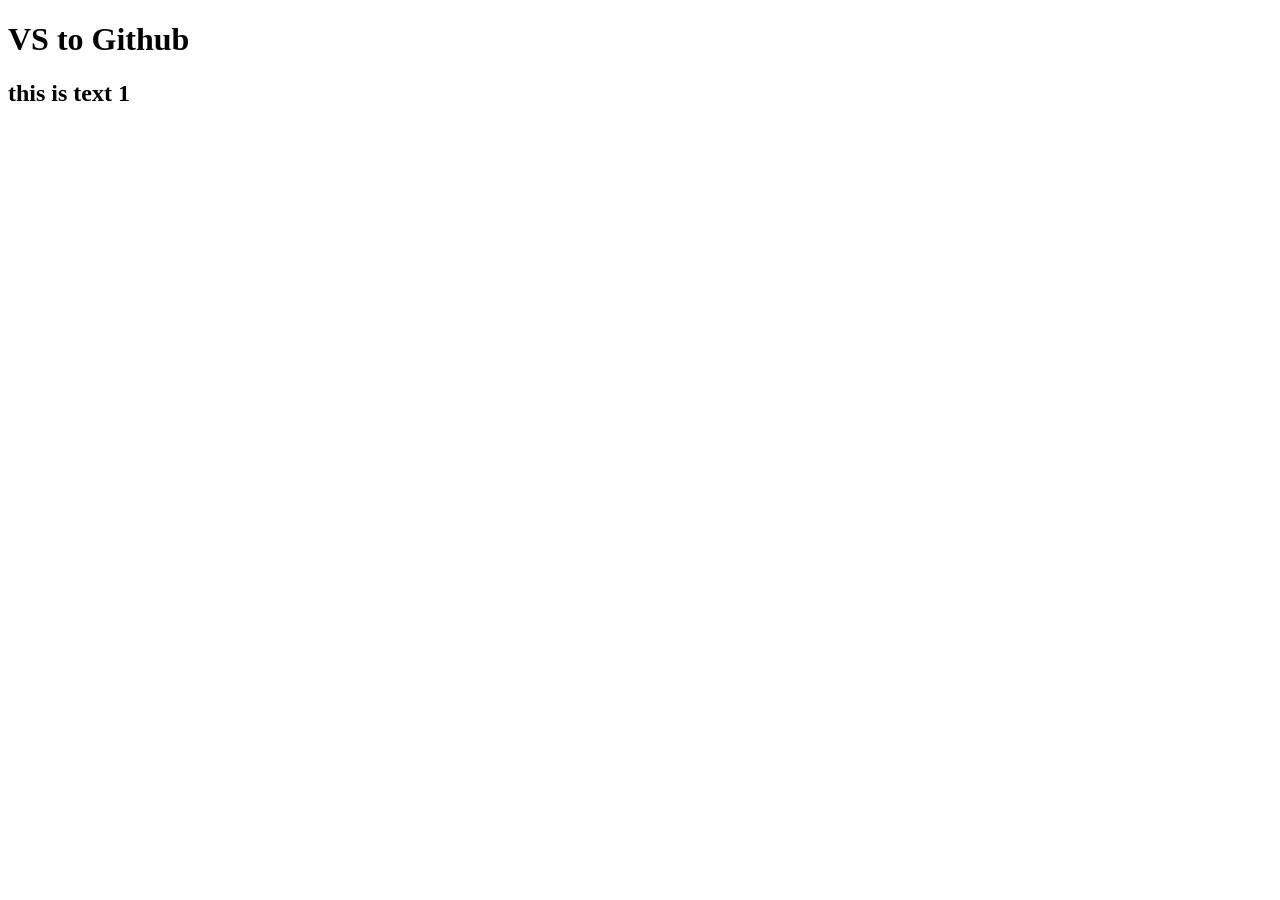
<file: index.html>
<!DOCTYPE html>
<html lang="en">
<head>
    <meta charset="UTF-8">
    <meta name="viewport" content="width=device-width, initial-scale=1.0">
    <title>VS to Github</title>
</head>
<body>
    <h1>VS to Github</h1>
    <h2>this is text 1</h2>
    
</body>
</html>
</file>
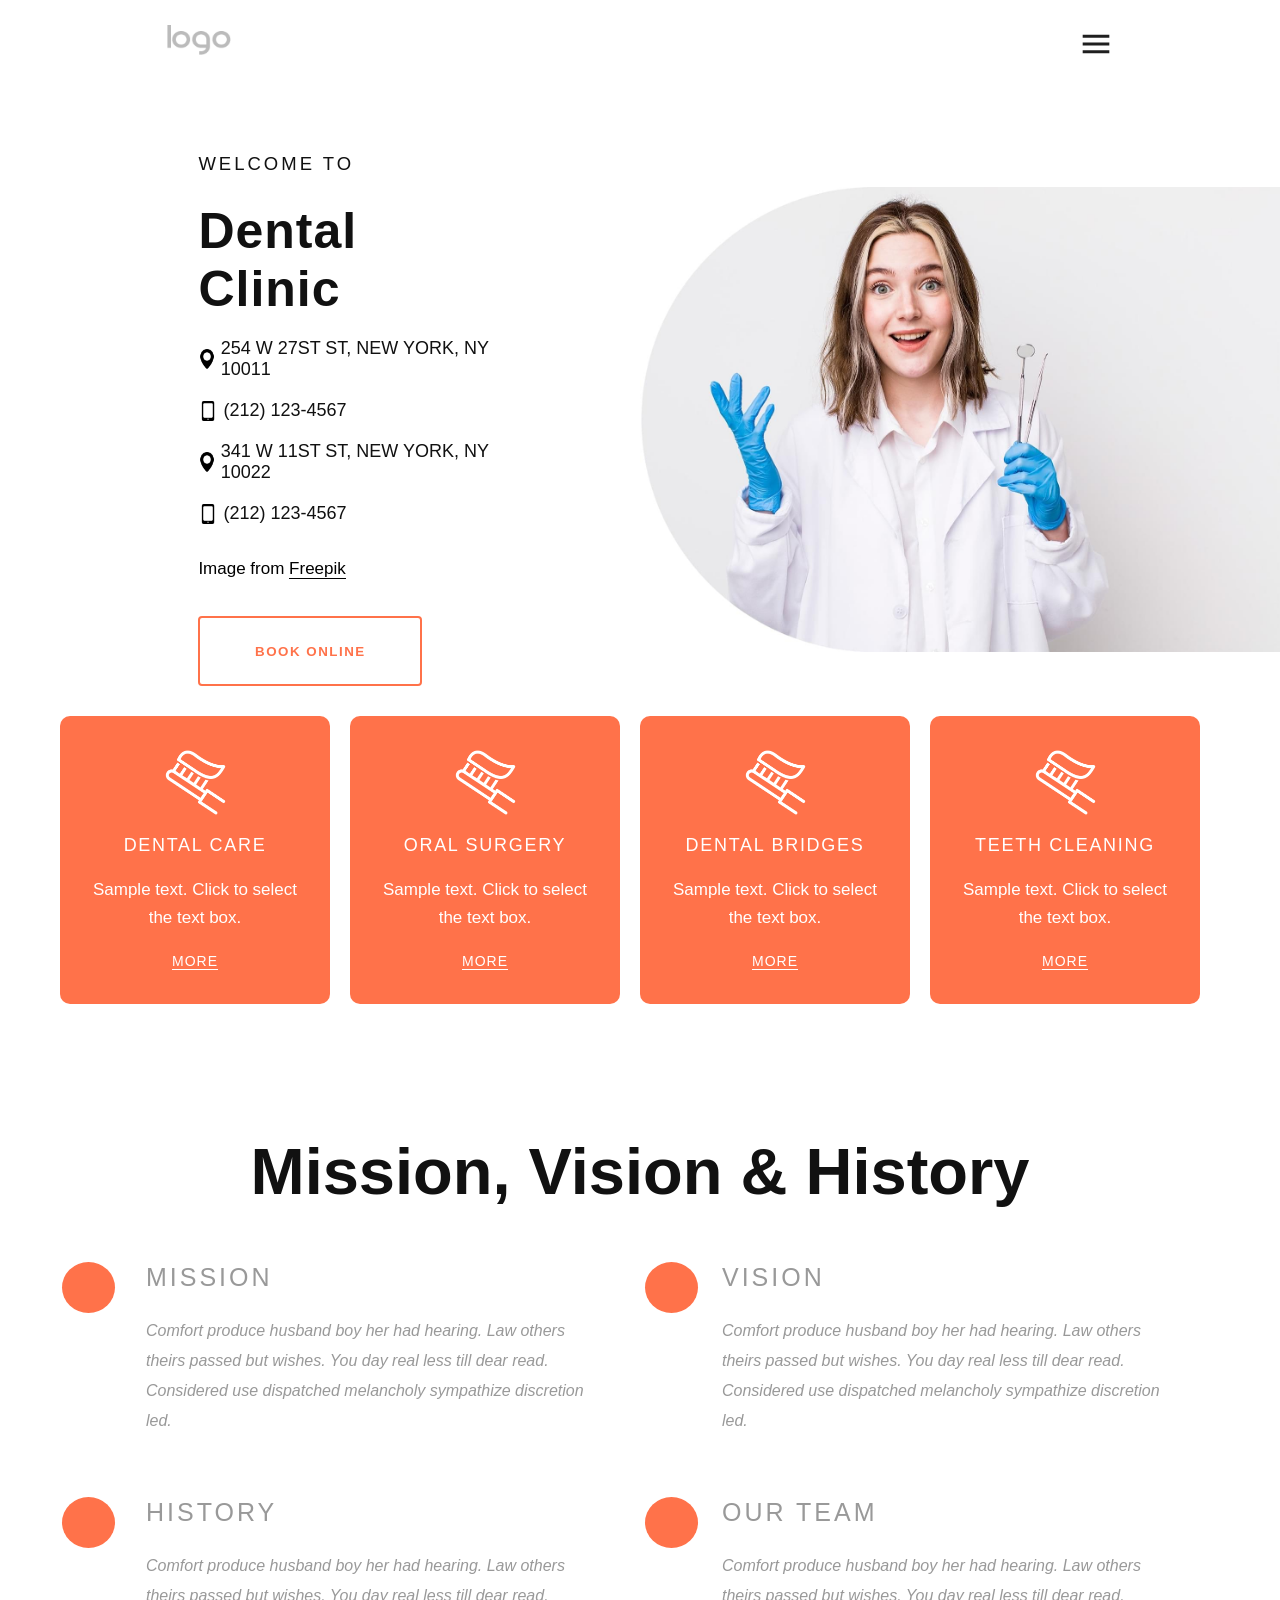
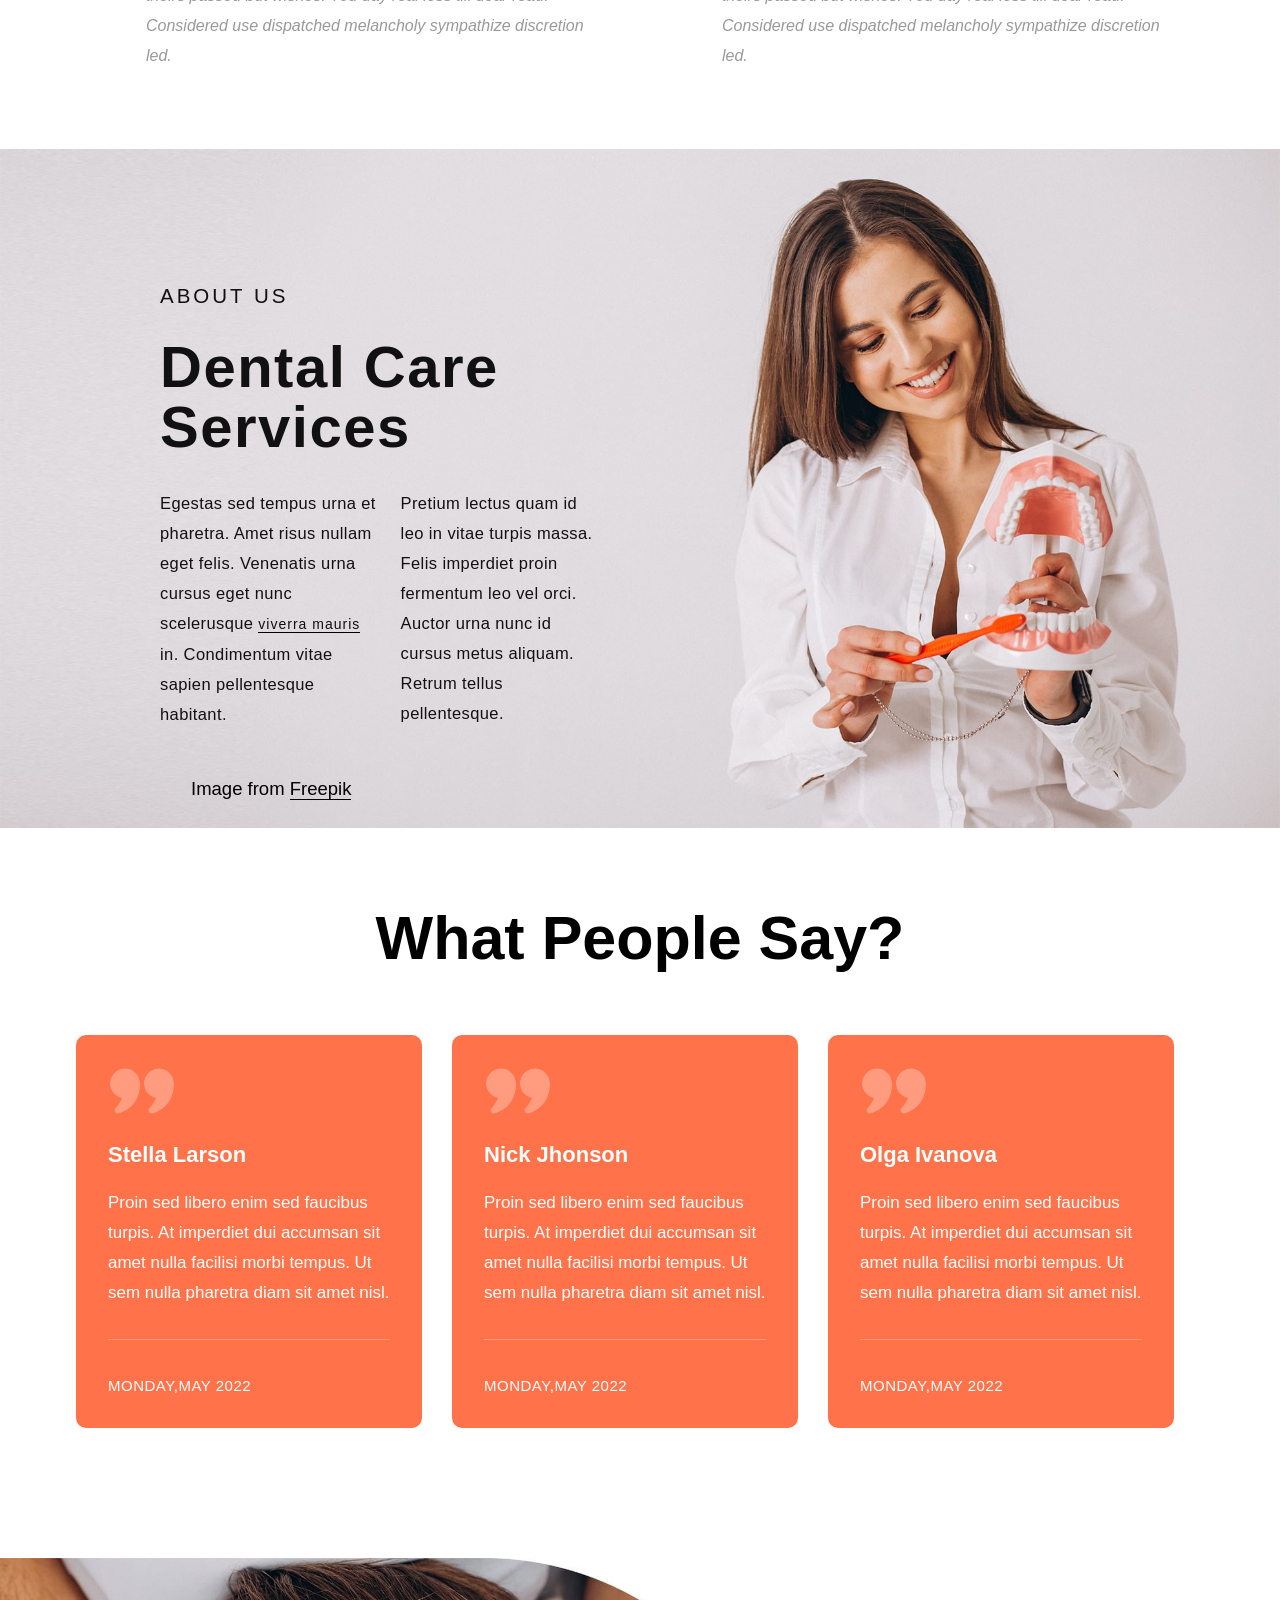
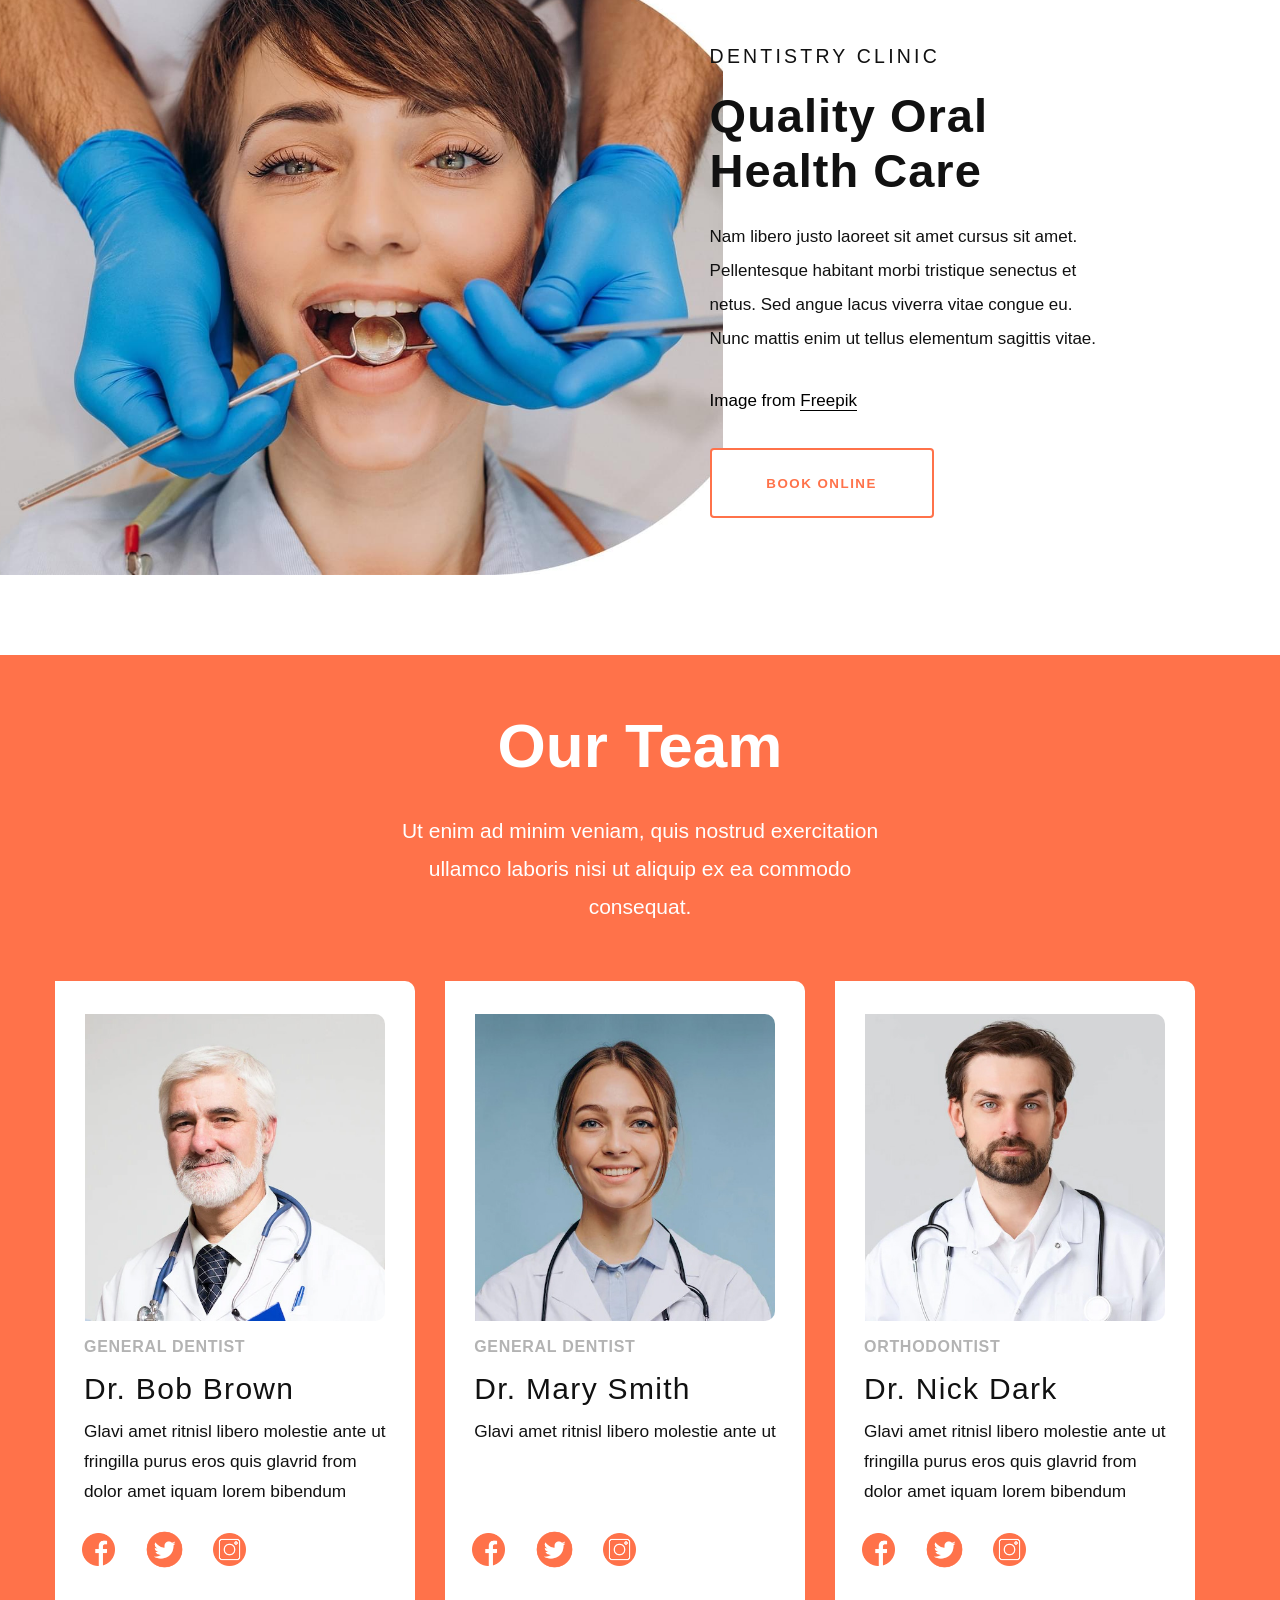
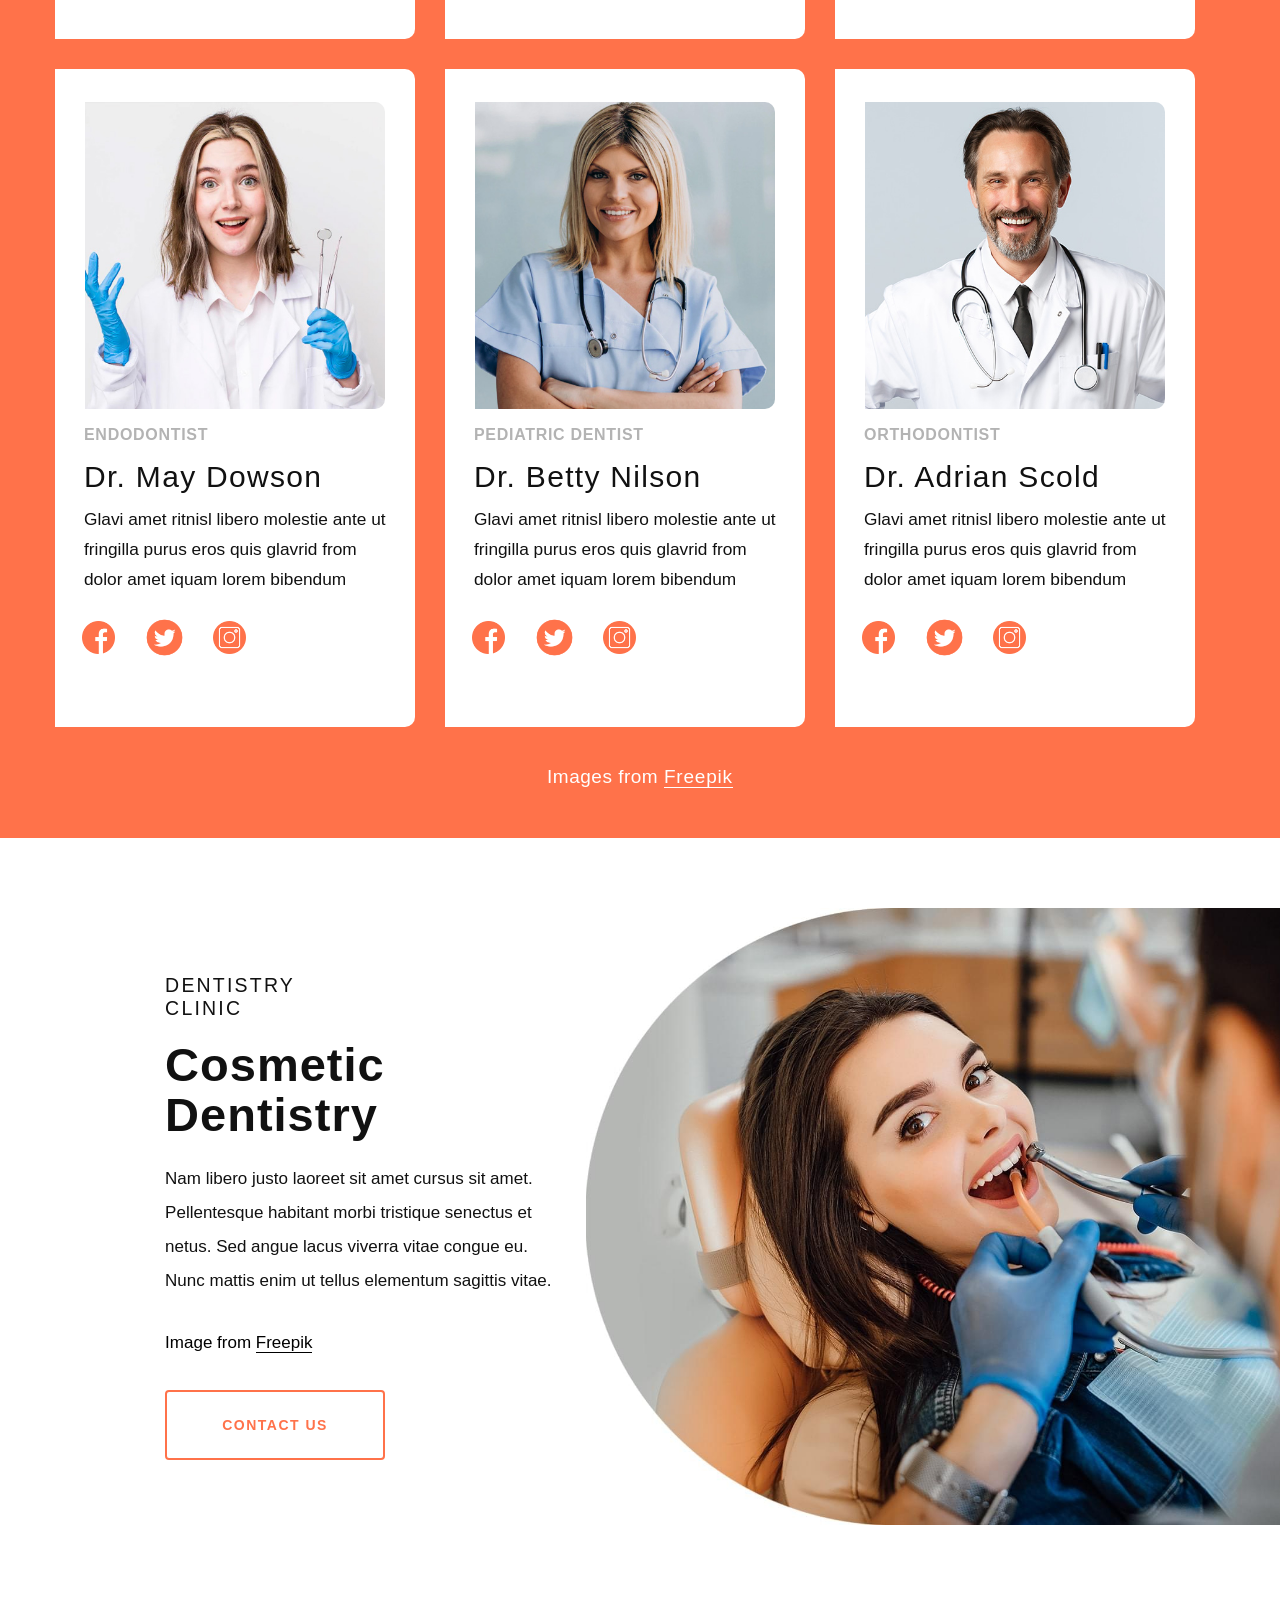
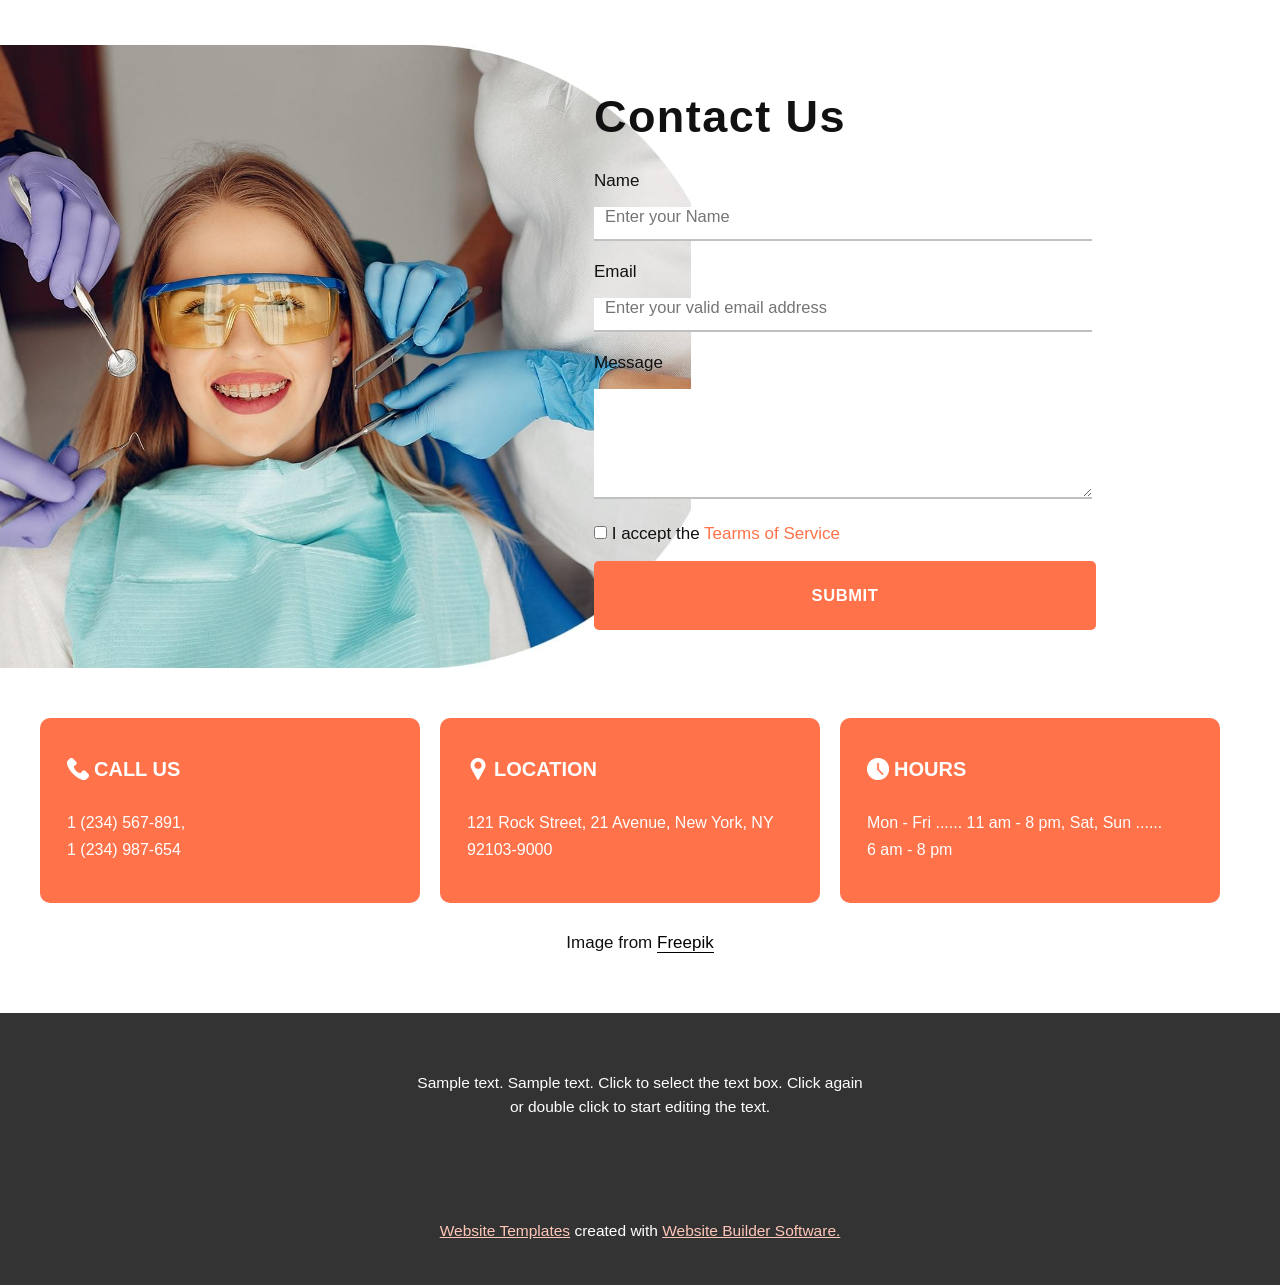
<file: pages/dental-clinic.html>
<!DOCTYPE html>
<html lang="en">

<head>
    <meta charset="UTF-8">
    <meta name="viewport" content="width=device-width, initial-scale=1.0">
    <title>Dental Clinic Page</title>
    <link rel="stylesheet" href="./pages-style.css">
</head>

<body>
    <div class="header-logo">
        <div class="logo-img">
            <img src="../pages-images/dental-logo.png" alt="Dental Logo" height="" width="" loading="lazy">
        </div>
        <div class="menubar-par">
            <img src="../pages-images/menubar.svg" alt="MenuBar" height="" width="" loading="lazy">
        </div>
    </div>

    <section class="dental-clinic-welcome-sec">
        <div class="welcome-sec-content-container">
            <div class="welcome-sec-wraper">
                <div class="welcome-sec-heading">
                    <h2>WELCOME TO </h2>
                    <h3>Dental Clinic</h3>
                </div>
                <div class="addresses-contacts-container">
                    <div class="icon-address-contact-info">
                        <div class="icon-for-addr-location">
                            <img src="../pages-images/location-icon.png" alt="Location Icon" height="" width=""
                                loading="lazy">
                        </div>
                        <div class="contact-info">
                            <p>254 W 27ST ST, NEW YORK, NY 10011</p>
                        </div>
                    </div>
                    <div class="icon-address-contact-info">
                        <div class="icon-for-addr-location">
                            <img src="../pages-images/phone-contact-icon.png" alt="Location Icon" height="" width=""
                                loading="lazy">
                        </div>
                        <div class="contact-info">
                            <p>(212) 123-4567</p>
                        </div>
                    </div>
                    <div class="icon-address-contact-info">
                        <div class="icon-for-addr-location">
                            <img src="../pages-images/location-icon.png" alt="Location Icon" height="" width=""
                                loading="lazy">
                        </div>
                        <div class="contact-info">
                            <p>341 W 11ST ST, NEW YORK, NY 10022</p>
                        </div>
                    </div>
                    <div class="icon-address-contact-info">
                        <div class="icon-for-addr-location">
                            <img src="../pages-images/phone-contact-icon.png" alt="Location Icon" height="" width=""
                                loading="lazy">
                        </div>
                        <div class="contact-info">
                            <p>(212) 123-4567</p>
                        </div>
                    </div>
                    <h6>Image from <a href="#dental-clinic.html" class="freepik">Freepik</a></h6>
                </div>
                <div>
                    <button type="submit" class="dental-clinic-welcome-btn">BOOK ONLINE</button>
                </div>
            </div>
        </div>
        <div class="welcome-img-container">
            <img src="../pages-images/dental-welcome-img.jpg" alt="Dental Clinic Welcome Image"
                class="hide-for-small-only" height="" width="" loading="lazy">
        </div>
    </section>

    <!-- Dental Services Section -->
    <section class="dental-services-container-section">
        <div class="dental-services-container">
            <div class="services-container">
                <div class="dental-service-icon-img">
                    <img src="../pages-images/dental-service-brush-img.png" alt="Dental Service Image">
                </div>
                <div class="dental-service-content">
                    <h2>DENTAL CARE</h2>
                    <h3>Sample text. Click to select <br class="hide-for-small-only">the text box.</h3>
                    <a href="#dental-clinic.html">MORE</a>
                </div>
            </div>
            <div class="services-container">
                <div class="dental-service-icon-img">
                    <img src="../pages-images/dental-service-brush-img.png" alt="Dental Service Image">
                </div>
                <div class="dental-service-content">
                    <h2>ORAL SURGERY</h2>
                    <h3>Sample text. Click to select <br class="hide-for-small-only">the text box.</h3>
                    <a href="#dental-clinic.html">MORE</a>
                </div>
            </div>
            <div class="services-container">
                <div class="dental-service-icon-img">
                    <img src="../pages-images/dental-service-brush-img.png" alt="Dental Service Image">
                </div>
                <div class="dental-service-content">
                    <h2>DENTAL BRIDGES</h2>
                    <h3>Sample text. Click to select <br class="hide-for-small-only">the text box.</h3>
                    <a href="#dental-clinic.html">MORE</a>
                </div>
            </div>
            <div class="services-container">
                <div class="dental-service-icon-img">
                    <img src="../pages-images/dental-service-brush-img.png" alt="Dental Service Image">
                </div>
                <div class="dental-service-content">
                    <h2>TEETH CLEANING</h2>
                    <h3>Sample text. Click to select <br class="hide-for-small-only">the text box.</h3>
                    <a href="#">MORE</a>
                </div>
            </div>
        </div>
    </section>

        <!-- Mission, Vision and History - Section-->
    <section class="mission-vision-history-sec">
        <div class="mission-vision-history-container">
            <div class="m-v-h-heading">
                <h2>Mission, Vision & History</h2>
            </div>
            <div class="mission-vision-history-wraper">
                <div class="mission-vision-history-pair-container">
                    <div class="m-v-h-circle-heading-para-container">
                        <div class="m-v-h-circle first-circle-of-pair"></div>
                        <div class="m-v-h-heading-para">
                            <h3>MISSION</h3>
                            <p><em>Comfort produce husband boy her had hearing. Law others theirs passed but wishes. You
                                    day real less till dear read. Considered use dispatched melancholy sympathize
                                    discretion led.</em></p>
                        </div>
                    </div>
                    <div class="m-v-h-circle-heading-para-container">
                        <div class="m-v-h-circle second-circle-of-pair"></div>
                        <div class="m-v-h-heading-para">
                            <h3>VISION</h3>
                            <p><em>Comfort produce husband boy her had hearing. Law others theirs passed but wishes. You
                                    day real less till dear read. Considered use dispatched melancholy sympathize
                                    discretion led.</em></p>
                        </div>
                    </div>
                </div>
                <div class="mission-vision-history-pair-container">
                    <div class="m-v-h-circle-heading-para-container">
                        <div class="m-v-h-circle first-circle-of-pair"></div>
                        <div class="m-v-h-heading-para">
                            <h3>HISTORY</h3>
                            <p><em>Comfort produce husband boy her had hearing. Law others theirs passed but wishes. You
                                    day real less till dear read. Considered use dispatched melancholy sympathize
                                    discretion led.</em></p>
                        </div>
                    </div>
                    <div class="m-v-h-circle-heading-para-container">
                        <div class="m-v-h-circle second-circle-of-pair"></div>
                        <div class="m-v-h-heading-para">
                            <h3>OUR TEAM</h3>
                            <p><em>Comfort produce husband boy her had hearing. Law others theirs passed but wishes. You
                                    day real less till dear read. Considered use dispatched melancholy sympathize
                                    discretion led.</em></p>
                        </div>
                    </div>
                </div>
            </div>
        </div>
    </section>

    <!-- About Us Section -->
    <section class="dental-care-aboutus-section">
        <div class="about-us-container">
            <div class="about-us-content-container">
                <div class="dental-care-services-aboutus-wraper">
                    <h2>ABOUT US</h2>
                    <h3>Dental Care <br class="show-for-all-devices">Services</h3>
                    <div class="dental-care-para-for-mobile show-for-small-only">
                        <p>Egestas sed tempus urna et pharetra. Amet risus nullam eget felis. Venenatis urna cursus eget
                            nunc
                            scelerusque <a href="#" class="aboutus-heighlight">viverra mauris</a> in. Condimentum vitae
                            sapien
                            pellentesque habitant.</p>
                        <p>Pretium lectus quam id leo in vitae turpis massa. Felis imperdiet proin fermentum leo vel
                            orci.
                            Auctor urna nunc id cursus metus aliquam. Retrum tellus pellentesque.</p>
                    </div>
                    <div class="dental-care-para-for-desktop hide-for-small-only">
                        <div class="dental-care-paras">
                            <p>Egestas sed tempus urna et pharetra. Amet risus nullam eget felis. Venenatis urna cursus
                                eget
                                nunc
                                scelerusque <a href="#" class="aboutus-heighlight">viverra mauris</a> in. Condimentum
                                vitae
                                sapien
                                pellentesque habitant.</p>
                        </div>
                        <div class="dental-care-paras">
                            <p>Pretium lectus quam id leo in vitae turpis massa. Felis imperdiet proin fermentum leo vel
                                orci.
                                Auctor urna nunc id cursus metus aliquam. Retrum tellus pellentesque.</p>
                        </div>
                    </div>
                </div>
            </div>
            <h6>Image from <a href="#" class="about-us-freepik">Freepik</a></h6>
        </div>
    </section>

    <!-- What People Say Section -->
    <section class="people-saying-about-dental-care">
        <div class="people-saying-container">
            <div class="people-say-heading">
                <h2>What People Say?</h2>
            </div>
            <div class="people-review-content-container">
                <div class="people-review-container">
                    <div class="review-from-a-person">
                        <div class="review-from-a-person-icon">
                            <img src="../pages-images/Typographical-quotation-img.png" alt="" width="" height=""
                                loading="lazy">
                        </div>
                        <div class="people-name-and-review">
                            <h3>Stella Larson</h3>
                            <p>Proin sed libero enim sed faucibus turpis. At imperdiet dui accumsan sit amet nulla
                                facilisi morbi tempus. Ut sem nulla pharetra diam sit amet nisl.</p>
                            <h4>MONDAY,MAY 2022</h4>
                        </div>
                    </div>
                    <div class="review-from-a-person">
                        <div class="review-from-a-person-icon">
                            <img src="../pages-images/Typographical-quotation-img.png" alt="" width="" height=""
                                loading="lazy">
                        </div>
                        <div class="people-name-and-review">
                            <h3>Nick Jhonson</h3>
                            <p>Proin sed libero enim sed faucibus turpis. At imperdiet dui accumsan sit amet nulla
                                facilisi morbi tempus. Ut sem nulla pharetra diam sit amet nisl.</p>
                            <h4>MONDAY,MAY 2022</h4>
                        </div>
                    </div>
                    <div class="review-from-a-person">
                        <div class="review-from-a-person-icon">
                            <img src="../pages-images/Typographical-quotation-img.png" alt="" width="" height=""
                                loading="lazy">
                        </div>
                        <div class="people-name-and-review">
                            <h3>Olga Ivanova</h3>
                            <p>Proin sed libero enim sed faucibus turpis. At imperdiet dui accumsan sit amet nulla
                                facilisi morbi tempus. Ut sem nulla pharetra diam sit amet nisl.</p>
                            <h4>MONDAY,MAY 2022</h4>
                        </div>
                    </div>
                </div>
            </div>
        </div>
    </section>

    <!-- Quality Oral Health Care Section  -->
    <section class="quality-oral-healthcare-section">
        <div class="quality-oral-healthcare-container">
            <div class="quality-oral-healthcare-img">
                <!-- <img src="../pages-images/quality-oral-healthcare-img.jpg" alt="Quality Oral Health Care Image"
                    class="hide-for-small-only" height="" width="" loading="lazy"> -->
            </div>
            <div class="quality-oral-healthcare-content-container">
                <div class="quality-oral-healthcare-wraper">
                    <h2>DENTISTRY CLINIC</h2>
                    <h3>Quality Oral <br class="show-for-all-devices">Health Care</h3>
                    <p>Nam libero justo laoreet sit amet cursus sit amet. Pellentesque habitant morbi tristique senectus
                        et netus. Sed angue lacus viverra vitae congue eu. Nunc mattis enim ut tellus elementum sagittis
                        vitae.</p>
                    <h6>Image from <a href="#dental-clinic.html" class="freepik">Freepik</a></h6>
                    <div>
                        <button type="submit" class="dental-clinic-welcome-btn quality-oral-healthcare-btn">BOOK
                            ONLINE</button>
                    </div>
                </div>
            </div>
        </div>
    </section>

    <!-- Our Team Section -->
    <section class="our-team-section">
        <div class="our-team-sec-container">
            <div class="our-team-heading">
                <h2>Our Team</h2>
                <h3>Ut enim ad minim veniam, quis nostrud exercitation ullamco laboris nisi ut aliquip ex ea commodo
                    consequat.</h3>
            </div>
            <div class="our-team-all-doctors-sec">
                <div class="our-team-all-doctors">
                    <div class="seperate-three-doc-show-only-desktop">
                        <div class="a-doctor-sec">
                            <div class="doctor-img">
                                <img src="../pages-images/our-team-sec-doc-img1.jpg" alt="Doctor Image">
                            </div>
                            <div class="about-general-dentist">
                                <h4>GENERAL DENTIST</h4>
                                <h5>Dr. Bob Brown</h5>
                                <p>Glavi amet ritnisl libero molestie ante ut fringilla purus eros quis glavrid from
                                    dolor
                                    amet iquam lorem bibendum</p>
                            </div>
                            <div class="contact-us-using-socialmedia">
                                <div class="socialmedia-icon"><a href="https://www.facebook.com/name"><img
                                            src="../pages-images/face-book-icon-img.png" alt="facebook Icon" height=""
                                            width="" loading="lazy"></a></div>
                                <div class="twitter-icon"><a href="https://x.com/name"><img
                                            src="../pages-images/twitter-icon-download-from-gicon.png"
                                            alt="Twitter Icon" height="" width="" loading="lazy"></a></div>
                                <div class="socialmedia-icon"><a href="https://www.instagram.com/"></a><img
                                        src="../pages-images/instagram-icon-img.png" alt="Instagram Icon" height=""
                                        width="" loading="lazy"></div>
                            </div>
                        </div>
                        <div class="a-doctor-sec">
                            <div class="doctor-img">
                                <img src="../pages-images/our-team-sec-doc-img2.jpg" alt="Doctor Image">
                            </div>
                            <div class="about-general-dentist">
                                <h4>GENERAL DENTIST</h4>
                                <h5>Dr. Mary Smith</h5>
                                <p>Glavi amet ritnisl libero molestie ante ut </p>
                            </div>
                            <div class="contact-us-using-socialmedia">
                                <div class="socialmedia-icon"><a href="https://www.facebook.com/name"><img
                                            src="../pages-images/face-book-icon-img.png" alt="facebook Icon" height=""
                                            width="" loading="lazy"></a></div>
                                <div class="twitter-icon"><a href="https://x.com/name"><img
                                            src="../pages-images/twitter-icon-download-from-gicon.png"
                                            alt="Twitter Icon" height="" width="" loading="lazy"></a></div>
                                <div class="socialmedia-icon"><a href="https://www.instagram.com/"><img
                                            src="../pages-images/instagram-icon-img.png" alt="Instagram Icon" height=""
                                            width="" loading="lazy"></a></div>
                            </div>
                        </div>
                        <div class="a-doctor-sec">
                            <div class="doctor-img">
                                <img src="../pages-images/our-team-sec-doc-img3.jpg" alt="Doctor Image">
                            </div>
                            <div class="about-general-dentist">
                                <h4>ORTHODONTIST</h4>
                                <h5>Dr. Nick Dark</h5>
                                <p>Glavi amet ritnisl libero molestie ante ut fringilla purus eros quis glavrid from
                                    dolor
                                    amet iquam lorem bibendum</p>
                            </div>
                            <div class="contact-us-using-socialmedia">
                                <div class="socialmedia-icon"><a href="https://www.facebook.com/name"><img
                                            src="../pages-images/face-book-icon-img.png" alt="facebook Icon" height=""
                                            width="" loading="lazy"></a></div>
                                <div class="twitter-icon"><a href="https://x.com/name"><img
                                            src="../pages-images/twitter-icon-download-from-gicon.png"
                                            alt="Twitter Icon" height="" width="" loading="lazy"></a></div>
                                <div class="socialmedia-icon"><a href="https://www.instagram.com/"><img
                                            src="../pages-images/instagram-icon-img.png" alt="Instagram Icon" height=""
                                            width="" loading="lazy"></a></div>
                            </div>
                        </div>
                    </div>
                    <div class="seperate-three-doc-show-only-desktop">
                        <div class="a-doctor-sec">
                            <div class="doctor-img">
                                <img src="../pages-images/our-team-sec-doc-img4.jpg" alt="Doctor Image">
                            </div>
                            <div class="about-general-dentist">
                                <h4>ENDODONTIST</h4>
                                <h5>Dr. May Dowson</h5>
                                <p>Glavi amet ritnisl libero molestie ante ut fringilla purus eros quis glavrid from
                                    dolor
                                    amet iquam lorem bibendum</p>
                            </div>
                            <div class="contact-us-using-socialmedia">
                                <div class="socialmedia-icon"><a href="https://www.facebook.com/name"><img
                                            src="../pages-images/face-book-icon-img.png" alt="facebook Icon" height=""
                                            width="" loading="lazy"></a></div>
                                <div class="twitter-icon"><a href="https://x.com/name"><img
                                            src="../pages-images/twitter-icon-download-from-gicon.png"
                                            alt="Twitter Icon" height="" width="" loading="lazy"></a></div>
                                <div class="socialmedia-icon"><a href="https://www.instagram.com/"><img
                                            src="../pages-images/instagram-icon-img.png" alt="Instagram Icon" height=""
                                            width="" loading="lazy"></a></div>
                            </div>
                        </div>
                        <div class="a-doctor-sec">
                            <div class="doctor-img">
                                <img src="../pages-images/our-team-sec-doc-img5.jpg" alt="Doctor Image">
                            </div>
                            <div class="about-general-dentist">
                                <h4>PEDIATRIC DENTIST</h4>
                                <h5>Dr. Betty Nilson</h5>
                                <p>Glavi amet ritnisl libero molestie ante ut fringilla purus eros quis glavrid from
                                    dolor
                                    amet iquam lorem bibendum</p>
                            </div>
                            <div class="contact-us-using-socialmedia">
                                <div class="socialmedia-icon"><a href="https://www.facebook.com/name"><img
                                            src="../pages-images/face-book-icon-img.png" alt="facebook Icon" height=""
                                            width="" loading="lazy"></a></div>
                                <div class="twitter-icon"><a href="https://x.com/name"><img
                                            src="../pages-images/twitter-icon-download-from-gicon.png"
                                            alt="Twitter Icon" height="" width="" loading="lazy"></a></div>
                                <div class="socialmedia-icon"><a href="https://www.instagram.com/"><img
                                            src="../pages-images/instagram-icon-img.png" alt="Instagram Icon" height=""
                                            width="" loading="lazy"></a></div>
                            </div>
                        </div>
                        <div class="a-doctor-sec">
                            <div class="doctor-img">
                                <img src="../pages-images/our-team-sec-doc-img6.jpg" alt="Doctor Image">
                            </div>
                            <div class="about-general-dentist">
                                <h4>ORTHODONTIST</h4>
                                <h5>Dr. Adrian Scold</h5>
                                <p>Glavi amet ritnisl libero molestie ante ut fringilla purus eros quis glavrid from
                                    dolor
                                    amet iquam lorem bibendum</p>
                            </div>
                            <div class="contact-us-using-socialmedia">
                                <div class="socialmedia-icon"><a href="https://www.facebook.com/name"><img
                                            src="../pages-images/face-book-icon-img.png" alt="facebook Icon" height=""
                                            width="" loading="lazy"></a></div>
                                <div class="twitter-icon"><a href="https://x.com/name"><img
                                            src="../pages-images/twitter-icon-download-from-gicon.png"
                                            alt="Twitter Icon" height="" width="" loading="lazy"></a></div>
                                <div class="socialmedia-icon"><a href="https://www.instagram.com/"><img
                                            src="../pages-images/instagram-icon-img.png" alt="Instagram Icon" height=""
                                            width="" loading="lazy"></a></div>
                            </div>
                        </div>
                    </div>
                </div>
            </div>
            <h6>Images from <a href="#" class="our-team-freepik">Freepik</a></h6>
        </div>
    </section>

    <!-- Dentistry Clinic Section -->
    <section class="dentistry-clinic-section">
        <div class="dentitry-clinic-sec-container">
            <div class="dentistry-clinic-content-container">
                <div class="dentistry-clinic-content-wraper">
                    <div class="dentistry-clinic-heading">
                        <h2>DENTISTRY CLINIC</h2>
                        <h3>Cosmetic Dentistry</h3>
                    </div>
                    <p>Nam libero justo laoreet sit amet cursus sit amet. Pellentesque habitant morbi tristique senectus
                        et netus. Sed angue lacus viverra vitae congue eu. Nunc mattis enim ut tellus elementum sagittis
                        vitae.</p>
                    <h6>Image from <a href="#dental-clinic.html" class="freepik">Freepik</a></h6>
                    <div>
                        <button type="submit" class="dental-clinic-contact-us-btn">CONTACT US</button>
                    </div>
                </div>
            </div>
            <div class="dentistry-clinic-img"></div>
        </div>
    </section>

    <!-- Contact Us Section -->                     
    <section class="contact-us-section">
        <div class="contact-us-sec-container">
            <div class="contact-sec-img"></div>
        </div>
        <div class="contact-us-sec-form-container">
            <!-- <div class="contact-us-form-wraper"> -->
            <h2>Contact Us</h2>
            <form action="" target="_blank" class="contact-form" method="post">
                <!-- Name -->
                <label for="user-name" id="user-name">Name</label><br>
                <input type="name" id="user-name" name="user-name" placeholder="Enter your Name" required ><br>
                <!-- email -->
                <label for="mail-id" id="mail-id">Email</label><br>
                <input type="email" id="mail-id" name="mail-id" placeholder="Enter your valid email address"
                    required><br>
                <!-- Message -->
                <label for="user-message" id="user-message">Message</label><br>
                <textarea name="user-message" id="user-message" rows="5"></textarea> <br>
                <!-- Tearms and services -->
                <label for="checkbox-id" id="accept-service">
                    <input type="checkbox" name="accept-service" id="checkbox-id" required> I accept the <a href="#"
                        class="tearm-of-services">Tearms of Service</a>
                </label><br>
                <!-- Submit Button -->
                <button class="form-submit-btn">SUBMIT</button>
            </form>
            <!-- </div> -->
        </div>
    </section>

    <!-- Call location hours details section -->
    <section class="call-location-hrs-details-sec">
        <div class="call-loc-hrs-dtls-sec-container">
            <div class="call-loc-hrs-whole-dtls-wraper">
                <div class="call-loc-hrs-single-parent">
                    <div class="img-content-wrap">
                        <div class="img-and-heading">
                            <div class="call-loc-hrs-img">
                                <img src="../pages-images/receiver-phone-img.png" alt="Contact Us using Mobile number"
                                    height="" width="" loading="lazy">
                            </div>
                            <h2>CALL US</h2>
                        </div>
                        <div class="call-loc-hrs-para">
                            <p>1 (234) 567-891,</p>
                            <p>1 (234) 987-654</p>
                        </div>
                    </div>
                </div>
                <div class="call-loc-hrs-single-parent">
                    <div class="img-content-wrap">
                        <div class="img-and-heading">
                            <div class="call-loc-hrs-img">
                                <img src="../pages-images/location-white-icon-img.png" alt="Contact Us using Location"
                                    height="" width="" loading="lazy">
                            </div>
                            <h2>LOCATION</h2>
                        </div>
                        <div class="call-loc-hrs-para">
                            <p>121 Rock Street, 21 Avenue, New York, NY 92103-9000</p>
                        </div>
                    </div>
                </div>
                <div class="call-loc-hrs-single-parent">
                    <div class="img-content-wrap">
                        <div class="img-and-heading">
                            <div class="call-loc-hrs-img">
                                <img src="../pages-images/clock-icon-img.png" alt="Hours" height="" width=""
                                    loading="lazy">
                            </div>
                            <h2>HOURS</h2>
                        </div>
                        <div class="call-loc-hrs-para">
                            <p>Mon - Fri ...... 11 am - 8 pm, Sat, <br class="show-for-small-only">Sun ...... <br
                                    class="hide-for-small-only"> 6 am - 8 pm</p>
                        </div>
                    </div>
                </div>
            </div>
            <h6>Image from <a href="#" class="call-loc-hrs-freepik">Freepik</a></h6>
        </div>
    </section>
    
    <footer>
        <div class="footer-container">
            <p class="instruction-para">Sample text. Sample text. Click to select the text box.<br class="show-for-small-only"> Click again <br class="hide-for-small-only"> or double click to start editing the text.</p>
            <p class="link-para"><a href="index.html">Website Templates</a> created with <a href="#">Website Builder Software.</a></p>
        </div>
    </footer>

    <script src="../app.js"></script>
</body>

</html>
</file>
<file: pages/pages-style.css>
:root {
    --default-margin-top: 100px;
    --default-margin-bottom: 100px;
    --default-clr-white: #ffffff;
    --default-clr-like-orange: #ff724a;
    --default-clr-light-orange-w-white: #ffc7b7;
    --default-font-family: 'Open Sans', sans-serif;
    --default-clr-black: #111111;
}

* {
    margin: 0;
    padding: 0;
}

@media screen and (max-width:767px) {
    .show-for-small-only {
        display: block !important;
    }

    .hide-for-small-only {
        display: none !important;
    }

    .show-for-all-device {
        display: block !important;
    }
}

@media screen and (min-width:768px) {
    .show-for-small-only {
        display: none !important;
    }

    .hide-for-small-only {
        display: block !important;
    }

    .show-for-all-device {
        display: block !important;
    }
}

/* Logo and Menubar */
.header-logo {
    display: flex;
    justify-content: space-between;
    margin: 20px;
}

.logo-img {
    width: 67px;
    height: 33px;
}

.logo-img img {
    width: 100%;
    height: 100%;
}

.menubar-par {
    width: 36px;
    height: auto;
}

.menubar-par img {
    width: 100%;
    height: 100%;
}

@media screen and (min-width:768px) {
    .header-logo {
        margin: 25px 167px;
    }

    .logo-img {
        width: 64px;
        height: 30px;
    }

    .menubar-par {
        width: 34px;
        height: auto;
    }
}

/* Dental Clinic Welcome Section */

.dental-clinic-welcome-sec {
    margin-top: 150px;
    width: 100%;
    display: flex;
    flex-direction: column;
    align-items: center;
}

.welcome-sec-content-container {
    display: flex;
    flex-direction: column;
    justify-content: center;
    align-content: center;
    font-family: var(--default-font-family);
    margin-bottom: 30px;
}

.welcome-sec-content-container h2 {
    font-weight: 100;
    font-size: 18.5px;
    letter-spacing: 3px;
    color: var(--default-clr-black);
    margin: 0;
}

.welcome-sec-content-container h3 {
    font-weight: 700;
    color: var(--default-clr-black);
    font-size: 50px;
    letter-spacing: 1px;
    margin: 27px 0 0;
}

.icon-address-contact-info {
    display: flex;
    flex-direction: row;
    align-items: center;
    margin: 20px 0px 0px;
}

.icon-for-addr-location {
    width: 20px;
    height: 20px;
    margin-right: 5px;
}

.icon-for-addr-location img {
    width: 100%;
    height: 100%;
}

.contact-info p {
    margin: 0;
    font-size: 18px;
}

.addresses-contacts-container h6 {
    font-weight: 500;
    font-size: 17px;
    margin: 35px 0 0;
}

.freepik {
    color: black;
    border-bottom: solid 1px black;
    text-decoration: none;
}

.freepik:hover {
    border-bottom: solid 1px var(--default-clr-like-orange);
    cursor: pointer;
}

.dental-clinic-welcome-btn {
    width: 224px;
    height: 70px;
    color: var(--default-clr-like-orange);
    border: solid 2px var(--default-clr-like-orange);
    border-radius: 4px;
    font-weight: 700;
    letter-spacing: 1.5px;
    background-color: var(--default-clr-white);
    padding: 24px 44px;
    margin: 37px 0 0;
}

.dental-clinic-welcome-btn:hover {
    color: var(--default-clr-white);
    background-color: var(--default-clr-like-orange);
    cursor: pointer;
}

.welcome-img-container {
    background-image: url(../pages-images/dental-welcome-img.jpg);
    background-position-x: 30px;
    background-size: cover;
    background-repeat: no-repeat;
    width: 100%;
    height: 346px;
}

@media screen and (min-width:768px) {
    .dental-clinic-welcome-sec {
        margin-top: 90px;
        width: 100%;
        display: flex;
        flex-direction: row;
        align-items: center;
        justify-content: center;
    }

    .welcome-sec-content-container {
        width: 50%;
        margin-bottom: 0;
        /* background-color: red; */
    }

    .welcome-sec-wraper {
        max-width: 47%;
        /* background-color: green; */
        margin-left: 31%;

    }

    .welcome-sec-content-container h2 {
        font-weight: 100;
        font-size: 18.5px;
        letter-spacing: 3px;
        margin: 0;
    }

    .welcome-sec-content-container h3 {
        font-size: 50px;
        letter-spacing: 1px;
        margin: 27px 0 0;
    }

    .icon-address-contact-info {
        margin: 20px 0px 0px;
    }

    .icon-for-addr-location {
        width: 20px;
        height: 20px;
        margin-right: 5px;
    }

    .contact-info p {
        margin: 0;
        font-size: 18px;
    }

    .addresses-contacts-container h6 {
        font-size: 17px;
        margin: 35px 0 0;
    }

    .dental-clinic-welcome-btn {
        border-radius: 4px;
        font-weight: 700;
        letter-spacing: 1.5px;
        padding: 24px 44px;
        margin: 37px 0 0;
    }

    .welcome-img-container img {
        width: 100%;
        height: 100%;
    }

    .welcome-img-container {
        width: 50%;
        height: auto;
    }
}

/* Dental Services Section */

.dental-services-container {
    margin-top: 45px;
    display: flex;
    flex-direction: column;
    justify-content: center;
    align-items: center;
    font-family: var(--default-font-family);
}

.services-container {
    background-color: var(--default-clr-like-orange);
    width: 343px;
    height: 250px;
    margin-bottom: 20px;
    border-radius: 10px;
    text-align: center;
    display: flex;
    flex-direction: column;
    justify-content: center;
    align-items: center;
}

.dental-service-icon-img {
    width: 65px;
    height: 65px;
}

.dental-service-icon-img img {
    width: 100%;
    height: 100%;
}

.dental-service-content h2 {
    font-weight: 300;
    font-size: 18px;
    color: var(--default-clr-white);
    letter-spacing: 1px;
    margin: 20px 0 0;
}

.dental-service-content h3 {
    font-weight: 300;
    color: var(--default-clr-white);
    font-size: 17px;
    margin: 20px 0;
}

.dental-service-content a {
    color: var(--default-clr-white);
    margin: 20px 0 0;
    font-weight: 500;
    font-size: 14px;
    letter-spacing: 1px;
    text-decoration: none;
    border-bottom: solid 1px var(--default-clr-white);
}

.dental-service-content a:hover {
    border-color: var(--default-clr-light-orange-w-white);
}

@media screen and (min-width:768px) {
    .dental-services-container {
        margin-top: 30px;
        display: flex;
        flex-direction: row;
        justify-content: center;
        align-items: center;
    }

    .services-container {
        width: 270px;
        height: 288px;
        margin: 0 20px 0px 0;
        border-radius: 10px;
    }

    .dental-service-icon-img {
        width: 65px;
        height: 65px;
    }

    .dental-service-content h2 {
        font-size: 18px;
        letter-spacing: 1.7px;
        margin: 20px 0 0;
    }

    .dental-service-content h3 {
        font-size: 17px;
        margin: 20px 0;
        line-height: 28px;
    }

    .dental-service-content a {
        margin: 20px 0 0;
        font-size: 14px;
        letter-spacing: 1px;
    }
}

/* Mission, Vision and History - Section */
.mission-vision-history-container {
    margin-top: 50px;
    display: flex;
    flex-direction: column;
    align-items: center;
    justify-content: center;
    margin-top: var(--default-margin-top);
}

.m-v-h-circle-heading-para-container {
    width: 336px;
    height: 287px;
    margin-bottom: 6px;
    padding: 10px 32px;
}

.m-v-h-heading h2 {
    font-family: var(--default-font-family);
    color: var(--default-clr-black);
    font-weight: bold;
    font-size: 34px;
    text-align: center;
    padding: 0px 64px;
}

.m-v-h-circle {
    width: 50px;
    height: 53px;
    background-color: var(--default-clr-like-orange);
    border-radius: 100%;
    padding-left: 5px;
}

.m-v-h-heading-para h3 {
    font-family: var(--default-font-family);
    color: #999999;
    font-weight: 100;
    font-size: 25px;
    letter-spacing: 3px;
    line-height: 37px;
    margin: 25px 0 20px;
}

.m-v-h-heading-para p {
    font-family: var(--default-font-family);
    color: #999999;
    font-weight: 100;
    font-size: 16px;
    line-height: 30px;
}

@media screen and (min-width:768px) {
    .mission-vision-history-container {
        margin-top: 50px;
        display: flex;
        flex-direction: column;
        align-items: center;
        justify-content: center;
        margin-top: 130px;
    }

    .mission-vision-history-pair-container {
        display: flex;
        flex-direction: row;
        justify-content: center;
        align-items: center;
    }

    .m-v-h-circle-heading-para-container {
        width: 462px;
        height: 209px;
        margin-bottom: 6px;
        padding: 10px 32px;
        position: relative;
        justify-content: space-around;
        align-items: space-around;
        margin-left: 50px;
    }

    .first-circle-of-pair {
        position: absolute;
        left: -52px;
        top: 13px;
    }

    .second-circle-of-pair {
        position: absolute;
        right: 518px;
        top: 13px;
    }

    .m-v-h-heading h2 {
        font-family: var(--default-font-family);
        color: var(--default-clr-black);
        font-weight: bold;
        font-size: 65px;
        text-align: center;
        padding: 0px 64px;
        margin-bottom: 40px;
    }

    .m-v-h-circle {
        width: 48px;
        height: 51px;
        background-color: var(--default-clr-like-orange);
        border-radius: 100%;
        padding-left: 5px;
    }

    .m-v-h-heading-para h3 {
        font-family: var(--default-font-family);
        color: #999999;
        font-weight: 100;
        font-size: 25px;
        letter-spacing: 3px;
        line-height: 37px;
        margin: 0px 0 20px;
    }

    .m-v-h-heading-para p {
        font-family: var(--default-font-family);
        color: #999999;
        font-weight: 100;
        font-size: 16px;
        line-height: 30px;
    }
}

/* Dental Care About Us */
.dental-care-aboutus-section {
    margin-top: 30px;
}

.about-us-container {
    background-image: url(../pages-images/dentist-with-dentistry-tools-isolatedf-min.jpg);
    background-position: 64.3% 50%;
    background-size: cover;
    background-repeat: no-repeat;
    width: 100%;
    height: 796px;
    margin: 0;
}

.about-us-content-container h2,
h3,
p {
    font-family: var(--default-font-family);
    color: var(--default-clr-black);
}

.about-us-content-container {
    width: 50%;
    padding-left: 30px;
}

.about-us-content-container h2 {
    font-weight: 100;
    font-size: 18.5px;
    letter-spacing: 3px;
    color: var(--default-clr-black);
    padding: 52px 0 0;
}

.about-us-content-container h3 {
    font-weight: 700;
    color: var(--default-clr-black);
    font-size: 29px;
    letter-spacing: 1px;
    margin: 27px 0 0;
    line-height: 31px;
}

.about-us-content-container p {
    font-weight: 300;
    color: var(--default-clr-black);
    font-size: 16px;
    letter-spacing: 0.4px;
    line-height: 29px;
    margin: 20px 0;
}

.about-us-content-container .aboutus-heighlight {
    color: var(--default-clr-black);
    margin: 20px 0 0;
    font-weight: 500;
    font-size: 14px;
    letter-spacing: 1px;
    text-decoration: none;
    border-bottom: solid 1px black;
}

.about-us-content-container a:hover {
    border: none;
}

.about-us-container h6 {
    font-family: var(--default-font-family);
    font-weight: 500;
    font-size: 18px;
    margin: 35px 0 0 30px;
}

.about-us-freepik {
    color: black;
    border-bottom: solid 1px black;
    text-decoration: none;
}

.about-us-freepik:hover {
    border: none;
    color: var(--default-clr-like-orange);
    cursor: pointer;
}

@media screen and (min-width:768px) {
    .dental-care-aboutus-section {
        margin-top: 30px;
    }

    .about-us-container {
        margin-top: 50px;
        background-image: url(../pages-images/dentist-with-dentistry-tools-isolatedf-min.jpg);
        background-position: 64.3% 50%;
        background-size: cover;
        background-repeat: no-repeat;
        width: 100%;
        height: 679px;
        margin: 0;
    }

    .about-us-content-container {
        width: 50%;
        padding-left: 0;
        /* background-color: red; */
    }

    .dental-care-services-aboutus-wraper {
        width: 72%;
        margin-left: 25%;
        /* background-color: green; */
    }

    .about-us-content-container h2 {
        font-size: 20.5px;
        letter-spacing: 3px;
        padding: 135px 0 0;
    }

    .about-us-content-container h3 {
        font-size: 58px;
        letter-spacing: 1.5px;
        margin: 29px 0 0;
        line-height: 60px;
    }

    .about-us-content-container .aboutus-heighlight {
        margin: 20px 0 0;
        font-size: 14px;
        letter-spacing: 1px;
    }

    .about-us-container h6 {
        font-size: 18.5px;
        margin: 49px 0 0 191px;
    }

    .dental-care-para-for-desktop {
        display: flex !important;
        flex-direction: row;
    }

    .dental-care-para-for-desktop p {
        font-size: 16.5px;
        letter-spacing: 0.4px;
        line-height: 30px;
        margin: 0;
        padding: 31px 20px 0px 0px;
    }
}

/* What People Say Section */
.people-saying-container {
    margin-top: 75px;
    display: flex;
    flex-direction: column;
    align-items: center;
}

.people-say-heading h2 {
    font-family: var(--default-font-family);
    font-weight: bold;
    font-size: 35px;
    margin: 0 0 56px;
}

.review-from-a-person {
    width: 306px;
    height: 334px;
    background-color: var(--default-clr-like-orange);
    padding: 20px 16px;
    margin-bottom: 30px;
    border-radius: 10px;
}

.people-name-and-review h3 {
    font-family: Montserrat, sans-serif;
    color: var(--default-clr-white);
    font-weight: bold;
    font-size: 21px;
    margin-top: 12px;
}

.people-name-and-review p {
    font-family: var(--default-font-family);
    color: var(--default-clr-white);
    font-weight: 100;
    font-size: 16px;
    line-height: 28px;
    margin-top: 20px;
    border-bottom: solid 1px #ff9c80;
    padding-bottom: 25px;
}

.people-name-and-review h4 {
    font-family: Montserrat, sans-serif;
    color: var(--default-clr-white);
    font-weight: 100;
    font-size: 15px;
    margin-top: 38px;
}

.review-from-a-person-icon {
    width: 63px;
}

.review-from-a-person-icon img {
    width: 100%;
    height: 100%;
}

@media screen and (min-width:768px) {
    .people-saying-container {
        margin-top: 75px;
        display: flex;
        flex-direction: column;
        justify-content: center;
        align-items: center;
    }

    .people-say-heading h2 {
        font-size: 61px;
        margin: 0 0 62px;
    }

    .people-review-container {
        display: flex;
        flex-direction: row;
        justify-content: center;
        align-items: center;
    }

    .review-from-a-person {
        width: 282px;
        height: 353px;
        padding: 20px 32px;
        margin: 0 30px 0 0;
        border-radius: 10px;
    }

    .people-name-and-review h3 {
        font-size: 22px;
        margin-top: 13px;
    }

    .people-name-and-review p {
        font-size: 17px;
        line-height: 30px;
        margin-top: 20px;
        padding-bottom: 31px;
    }

    .people-name-and-review h4 {
        font-size: 15px;
        letter-spacing: 0.5px;
        margin-top: 37px;
    }

    .review-from-a-person-icon {
        width: 68px;
        margin-top: 2px;
    }
}

/* Quality Oral Health Care Section */
.quality-oral-healthcare-section {
    display: flex;
    align-items: center;
    justify-content: center;
    width: 100%;
    margin-top: 85px;
}

.quality-oral-healthcare-img {
    background-image: url(../pages-images/quality-oral-healthcare-img.jpg);
    background-position-x: -36px;
    background-repeat: no-repeat;
    background-size: cover;
    width: 100%;
    height: 310px;
}

.quality-oral-healthcare-content-container {
    font-family: var(--default-font-family);
    display: flex;
    flex-direction: column;
    justify-content: center;
    align-items: center;
    margin-top: 30px;
}

.quality-oral-healthcare-wraper {
    width: 73%;
}

.quality-oral-healthcare-wraper h2 {
    font-weight: 100;
    font-size: 18.5px;
    letter-spacing: 3px;
    color: var(--default-clr-black);
    margin: 0;
}

.quality-oral-healthcare-wraper p {
    font-family: var(--default-font-family);
    color: var(--default-clr-black);
    font-weight: 100;
    font-size: 17px;
    line-height: 34px;
    margin-top: 22px;
}

.quality-oral-healthcare-wraper h3 {
    font-weight: 700;
    color: var(--default-clr-black);
    font-size: 35px;
    letter-spacing: 1px;
    margin: 27px 0 0;
}

.quality-oral-healthcare-wraper h6 {
    font-family: var(--default-font-family);
    font-weight: 500;
    font-size: 18px;
    margin: 35px 0 0;
}

@media screen and (min-width:768px) {
    .quality-oral-healthcare-section {
        margin-top: 130px;
        display: flex;
        align-items: center;
        justify-content: center;
        width: 100%;
    }

    .quality-oral-healthcare-container {
        display: flex;
        flex-direction: row;
        justify-content: center;
    }

    /* .quality-oral-healthcare-img {
        width: 60%;
        height: auto;
    }

    .quality-oral-healthcare-img img {
        width: 100%;
        height: 100%;
    } */

    .quality-oral-healthcare-img {
        background-image: url(../pages-images/quality-oral-healthcare-img.jpg);
        background-position-x: -54px;
        background-repeat: no-repeat;
        background-size: cover;
        width: 65%;
        height: 617px;
    }

    .quality-oral-healthcare-content-container {
        width: 50%;
        display: flex;
        flex-direction: column;
        justify-content: center;
        align-items: center;
        margin-top: 30px;
    }

    .quality-oral-healthcare-wraper {
        width: 70%;
        margin-right: 35%;
    }

    .quality-oral-healthcare-wraper h2 {
        font-size: 19.5px;
        letter-spacing: 3.2px;
        margin: 0;
    }

    .quality-oral-healthcare-wraper p {
        font-size: 17px;
        line-height: 34px;
        margin-top: 22px;
    }

    .quality-oral-healthcare-wraper h3 {
        font-size: 47px;
        letter-spacing: 1px;
        margin: 20px 0 0;
    }

    .quality-oral-healthcare-wraper h6 {
        font-size: 17px;
        margin: 35px 0 0;
    }
}

/* Our Team Section */

.our-team-section {
    margin-top: 80px;
    background-color: var(--default-clr-like-orange);
}

.our-team-sec-container {
    display: flex;
    flex-direction: column;
    align-items: center;
    justify-content: center;
}

.our-team-heading {
    text-align: center;
    padding: 0 50px;
    margin: 55px 0px;
}

.our-team-heading h2 {
    font-family: var(--default-font-family);
    color: var(--default-clr-white);
    font-weight: bold;
    font-size: 36px;
}

.our-team-heading h3 {
    font-family: var(--default-font-family);
    color: var(--default-clr-white);
    font-weight: 100;
    font-size: 20px;
    line-height: 38px;
    margin-top: 26px;
}

.about-general-dentist h4 {
    font-family: var(--default-font-family);
    color: #b3b3b3;
    font-weight: bold;
    font-size: 16px;
    margin-top: 15px;
    letter-spacing: 0.4px;
}

.about-general-dentist h5 {
    font-family: var(--default-font-family);
    color: var(--default-clr-black);
    font-weight: 100;
    font-size: 24px;
    letter-spacing: 0.9px;
    margin-top: 16px;
}

.about-general-dentist p {
    font-family: var(--default-font-family);
    color: var(--default-clr-black);
    font-size: 17px;
    line-height: 29px;
    margin-top: 9px;
}

.about-general-dentist {
    padding: 0 5px;
    height: 185px;
}

.a-doctor-sec {
    width: 314px;
    height: 555px;
    background-color: var(--default-clr-white);
    display: flex;
    flex-direction: column;
    align-items: center;
    margin-bottom: 30px;
    padding: 33px 20px 25px;
    border-radius: 0 10px 10px 0;
}

.doctor-img {
    width: 304px;
    height: auto;
}

.doctor-img img {
    width: 100%;
    height: 100%;
    border-radius: 0 10px 10px 0;
}

.contact-us-using-socialmedia {
    width: 100%;
    display: flex;
    flex-direction: row;
    justify-content: flex-start;
    margin: 26px 0 0;
}

.socialmedia-icon {
    width: 32px;
    height: auto;
    margin: 0 27px 0 6px;
}

.socialmedia-icon img,
.twitter-icon img {
    width: 100%;
}

.twitter-icon {
    width: 42px;
    margin-top: -4px;
    margin-right: 22px;
}

.our-team-sec-container h6 {
    font-family: var(--default-font-family);
    font-weight: 100;
    color: var(--default-clr-white);
    font-size: 18px;
    margin: 8px 0 49px;
}

.our-team-freepik {
    color: var(--default-clr-white);
    margin: 20px 0 0;
    font-weight: 100;
    font-size: 18px;
    letter-spacing: 0.8px;
    text-decoration: none;
    border-bottom: solid 1px var(--default-clr-white);
}

.our-team-sec-container h6 a:hover {
    color: var(--default-clr-light-orange-w-white);
    border-color: var(--default-clr-light-orange-w-white);
    cursor: pointer;
}

@media screen and (min-width:768px) {
    .our-team-section {
        margin-top: 80px;
    }

    .our-team-sec-container {
        display: flex;
        flex-direction: column;
        align-items: center;
        justify-content: center;
    }

    .our-team-heading {
        text-align: center;
        padding: 0 51px;
        margin: 55px 338px;
    }

    .our-team-heading h2 {
        font-size: 62px;
    }

    .our-team-heading h3 {
        font-size: 21px;
        line-height: 38px;
        margin-top: 31px;
    }

    .about-general-dentist h4 {
        font-size: 16px;
        margin-top: 17px;
        letter-spacing: 0.7px;
    }

    .about-general-dentist h5 {
        font-size: 30px;
        letter-spacing: 1.3px;
        margin-top: 16px;
    }

    .about-general-dentist p {
        font-size: 17.3px;
        line-height: 30px;
        margin-top: 10px;
    }

    .about-general-dentist {
        padding: 0 9px;
        height: 185px;
    }

    .seperate-three-doc-show-only-desktop {
        display: flex;
        flex-direction: row;
        justify-content: center;
    }

    .our-team-all-doctors {
        display: flex;
        flex-direction: column;
        align-items: center;
    }

    .a-doctor-sec {
        width: 320px;
        height: 600px;
        margin: 0 30px 30px 0;
        padding: 33px 20px 25px;
        border-radius: 0 10px 10px 0;
    }

    .doctor-img {
        width: 300px;
        height: auto;
    }

    .doctor-img img {
        border-radius: 0 10px 10px 0;
    }

    .contact-us-using-socialmedia {
        margin: 27px 0 0;
    }

    .socialmedia-icon {
        width: 33px;
        height: auto;
        margin: 0 28px 0 7px;
    }

    .twitter-icon {
        width: 43px;
        margin-top: -5px;
        margin-right: 20px;
    }

    .our-team-sec-container h6 {
        font-size: 19px;
        margin: 9px 0 50px;
        letter-spacing: 0.5px;
    }

    .our-team-freepik {
        margin: 21px 0 0;
        font-size: 19px;
        letter-spacing: 0.8px;
        border-bottom: solid 1px var(--default-clr-white);
    }
}

/* Dentistry Clinic Section */

.dentitry-clinic-sec-container {
    width: 100%;
    display: flex;
    flex-direction: column;
    align-items: center;
    margin-top: 70px;
}

.dentistry-clinic-img {
    background-image: url(../pages-images/dentistry-clinic-img.jpg);
    background-position-x: 35px;
    background-repeat: no-repeat;
    background-size: cover;
    width: 100%;
    height: 310px;
}

.dentistry-clinic-content-container {
    font-family: var(--default-font-family);
    display: flex;
    flex-direction: column;
    align-items: center;
    margin-top: 25px;
    margin-bottom: 30px;
    padding-left: 23px;
}

.dentistry-clinic-content-wraper {
    width: 79%;
}

.dentistry-clinic-content-wraper h2 {
    font-weight: 100;
    font-size: 18.5px;
    letter-spacing: 3px;
    color: var(--default-clr-black);
    margin: 0;
}

.dentistry-clinic-content-wraper h3 {
    font-weight: 700;
    color: var(--default-clr-black);
    font-size: 35px;
    letter-spacing: 1px;
    line-height: 37px;
    margin: 27px 0 0;
}

.dentitry-clinic-heading {
    width: 53%;
}

.dentistry-clinic-content-wraper p {
    font-family: var(--default-font-family);
    color: var(--default-clr-black);
    font-weight: 100;
    font-size: 16px;
    line-height: 34px;
    margin-top: 22px;
}

.dentistry-clinic-content-wraper h6 {
    font-family: var(--default-font-family);
    font-weight: 500;
    font-size: 18px;
    margin: 35px 0 0;
}

.dental-clinic-contact-us-btn {
    width: 220px;
    height: 70px;
    border-radius: 4px;
    color: var(--default-clr-like-orange);
    border: solid 2px var(--default-clr-like-orange);
    font-weight: 700;
    font-size: 14px;
    letter-spacing: 1.5px;
    padding: 24px 44px;
    margin: 37px 0 0;
    background-color: var(--default-clr-white);
}

.dental-clinic-contact-us-btn:hover {
    color: var(--default-clr-white);
    background-color: var(--default-clr-like-orange);
    cursor: pointer;
}

@media screen and (min-width:768px) {
    .dentistry-clinic-section {
        display: flex;
        align-items: center;
        justify-content: center;
        width: 100%;
    }

    .dentitry-clinic-sec-container {
        display: flex;
        flex-direction: row;
        justify-content: center;
    }

    .dentistry-clinic-img {
        background-image: url(../pages-images/dentistry-clinic-img.jpg);
        background-position-x: 16px;
        background-repeat: no-repeat;
        background-size: cover;
        width: 65%;
        height: 617px;
    }

    .dentistry-clinic-content-container {
        width: 50%;
        display: flex;
        flex-direction: column;
        justify-content: center;
        align-items: center;
        margin-top: 30px;
    }

    .dentistry-clinic-content-wraper {
        width: 72%;
        margin-left: 24%;
    }

    .dentistry-clinic-content-wraper h2 {
        font-size: 19.5px;
        letter-spacing: 2.2px;
        margin: 0;
    }

    .dentistry-clinic-heading {
        width: 50%;
    }

    .dentistry-clinic-content-wraper p {
        font-size: 17px;
        line-height: 34px;
        margin-top: 22px;
    }

    .dentistry-clinic-content-wraper h3 {
        font-size: 47px;
        letter-spacing: 1px;
        line-height: 50px;
        margin: 20px 0 0;
    }

    .dentistry-clinic-content-wraper h6 {
        font-size: 17px;
        margin: 35px 0 0;
    }
}

/* Contact Us Section */
.contact-us-sec-container {
    margin-top: 120px;
}

.contact-sec-img {
    background-image: url(../pages-images/Contact-us-sec-img.jpg);
    background-position-x: -151px;
    background-size: cover;
    background-repeat: no-repeat;
    width: 100%;
    height: 360px;
}

.contact-us-sec-form-container {
    display: flex;
    flex-direction: column;
    align-items: flex-start;
    padding: 38px 0 0 52px;
}

.contact-us-sec-form-container h2 {
    font-family: var(--default-font-family);
    color: var(--default-clr-black);
    font-weight: bold;
    font-size: 45px;
    letter-spacing: 1.44px;
}

label,
input,
button,
.tearm-of-services {
    font-family: var(--default-font-family);
}

form {
    margin-top: 25px;
}

input,
textarea {
    font-weight: 100;
    color: #c0c0c0;
    font-size: 15.5px;
    width: 300px;
    border-top: none;
    border-right: none;
    border-left: none;
    border-bottom: solid 2px #c0c0c0;
    margin: 16px 0 21px 0;
    padding: 0 0 13px 11px;
}

label {
    color: var(--default-clr-black);
    font-weight: 100;
    font-size: 17px;
}

#checkbox-id {
    width: auto;
}

.tearm-of-services {
    color: var(--default-clr-like-orange);
    text-decoration: none;
}

.form-submit-btn {
    width: 300px;
    height: 69px;
    background-color: var(--default-clr-like-orange);
    color: var(--default-clr-white);
    font-weight: bold;
    font-size: 15px;
    letter-spacing: 0.6px;
    border-radius: 5px;
    border-style: none;
}

.form-submit-btn:hover {
    background-color: var(--default-clr-light-orange-w-white);
    cursor: pointer;
}

input:focus,
textarea:focus {
    outline: none;
    color: var(--default-clr-black);
    font-family: var(--default-font-family);

}

@media screen and (min-width: 768px) {
    .contact-us-section {
        display: flex;
        flex-direction: row;
        align-items: center;
    }

    .contact-us-sec-container {
        margin-top: 120px;
        width: 100%;
        display: flex;
        flex-direction: row;
        /* justify-content: center; */
    }

    .contact-sec-img {
        background-image: url(../pages-images/Contact-us-sec-img.jpg);
        background-position-x: -216px;
        background-size: cover;
        background-repeat: no-repeat;
        width: 54%;
        height: 623px;
    }

    .contact-us-sec-form-container {
        width: 50%;
        display: flex;
        flex-direction: column;
        align-items: flex-start;
        padding: 0;
        margin-left: -686px;
        margin-top: 128px;
    }

    .contact-us-sec-form-container h2 {
        font-size: 45px;
        letter-spacing: 1.44px;
    }

    form {
        margin-top: 28px;
    }

    input,
    textarea {
        font-size: 16.5px;
        width: 487px;
        margin: 16px 0 21px 0;
        padding: 0 0 13px 11px;
    }

    label {
        font-size: 17px;
    }

    #checkbox-id {
        width: auto;
        margin: 0 0 22px 0;
    }

    .form-submit-btn {
        width: 502px;
        height: 69px;
        font-size: 16.5px;
        letter-spacing: 0.6px;
        border-radius: 5px;
        border-style: none;
    }
}

/* Call location hours details section */
.call-loc-hrs-whole-dtls-wraper {
    margin-top: 80px;
    display: flex;
    flex-direction: column;
    align-items: center;
}

.img-content-wrap {
    display: flex;
    flex-direction: column;
    margin-bottom: 20px;
    width: 300px;
    /* height: 161px; */
    background-color: var(--default-clr-like-orange);
    border-radius: 10px;
    padding: 30px 20px;
}

.call-loc-hrs-img {
    width: 22px;
    min-height: 22px;
    margin-right: 5px;
}

.call-loc-hrs-img img {
    width: 100%;
}

.img-and-heading {
    display: flex;
    flex-direction: row;
}

.img-content-wrap h2,
.img-content-wrap p {
    color: var(--default-clr-white);
    font-family: var(--default-font-family);
}

.img-content-wrap h2 {
    font-weight: bold;
    font-size: 20px;
    margin-bottom: 28px;
}

.img-content-wrap p {
    font-family: var(--default-font-family);
    color: var(--default-clr-white);
    font-weight: 100;
    font-size: 16px;
    line-height: 27px;
}

.call-loc-hrs-dtls-sec-container h6 {
    font-family: var(--default-font-family);
    color: var(--default-clr-black);
    font-weight: 500;
    font-size: 17px;
    margin: 10px 0 0;
    text-align: center;
}

.call-loc-hrs-freepik {
    color: black;
    border-bottom: solid 1px black;
    text-decoration: none;
}

.call-loc-hrs-freepik:hover {
    border-bottom: solid 1px var(--default-clr-like-orange);
    cursor: pointer;
}

@media screen and (min-width:768px) {
    .call-loc-hrs-whole-dtls-wraper {
        margin-top: 50px;
        display: flex;
        flex-direction: row;
        justify-content: center;
        align-items: center;
    }

    .img-content-wrap {
        margin-right: 20px;
        margin-bottom: 0px;
        width: 326px;
        /* height: 161px; */
        padding: 40px 27px;
    }

    .call-loc-hrs-img {
        width: 22px;
        min-height: 22px;
        margin-right: 5px;
    }

    .img-content-wrap h2 {
        font-size: 20px;
        margin-bottom: 28px;
    }

    .img-content-wrap p {
        font-size: 16px;
        line-height: 27px;
    }

    .call-loc-hrs-dtls-sec-container h6 {
        font-size: 17px;
        margin: 30px 0 0;
    }
}

/* Footer */

.footer-container {
    margin-top: 60px;
    font-family: 'Open Sans', sans-serif;
    background-color: #333333;
    color: #ffffff;
    letter-spacing: normal;
    text-align: center;
}

.footer-container p,
.footer-container a {
    color: var(--default-clr-white);
}

.footer-container a:hover {
    text-decoration: none;
}

.instruction-para {
    font-size: 13px;
    padding: 52px;
    margin: 0;
    line-height: 20px;
}

.link-para,
.link-para a {
    font-size: 13px;
    color: #ffc7b7;
}

.link-para {
    padding: 37px;
    margin-bottom: 0;
}

@media screen and (min-width:768px) {
    .instruction-para {
        font-size: 15.5px;
        padding: 58px;
        line-height: 24px;
    }

    .link-para,
    .link-para a {
        font-size: 15.5px;
    }

    .link-para {
        padding: 45px;
    }
}
</file>
